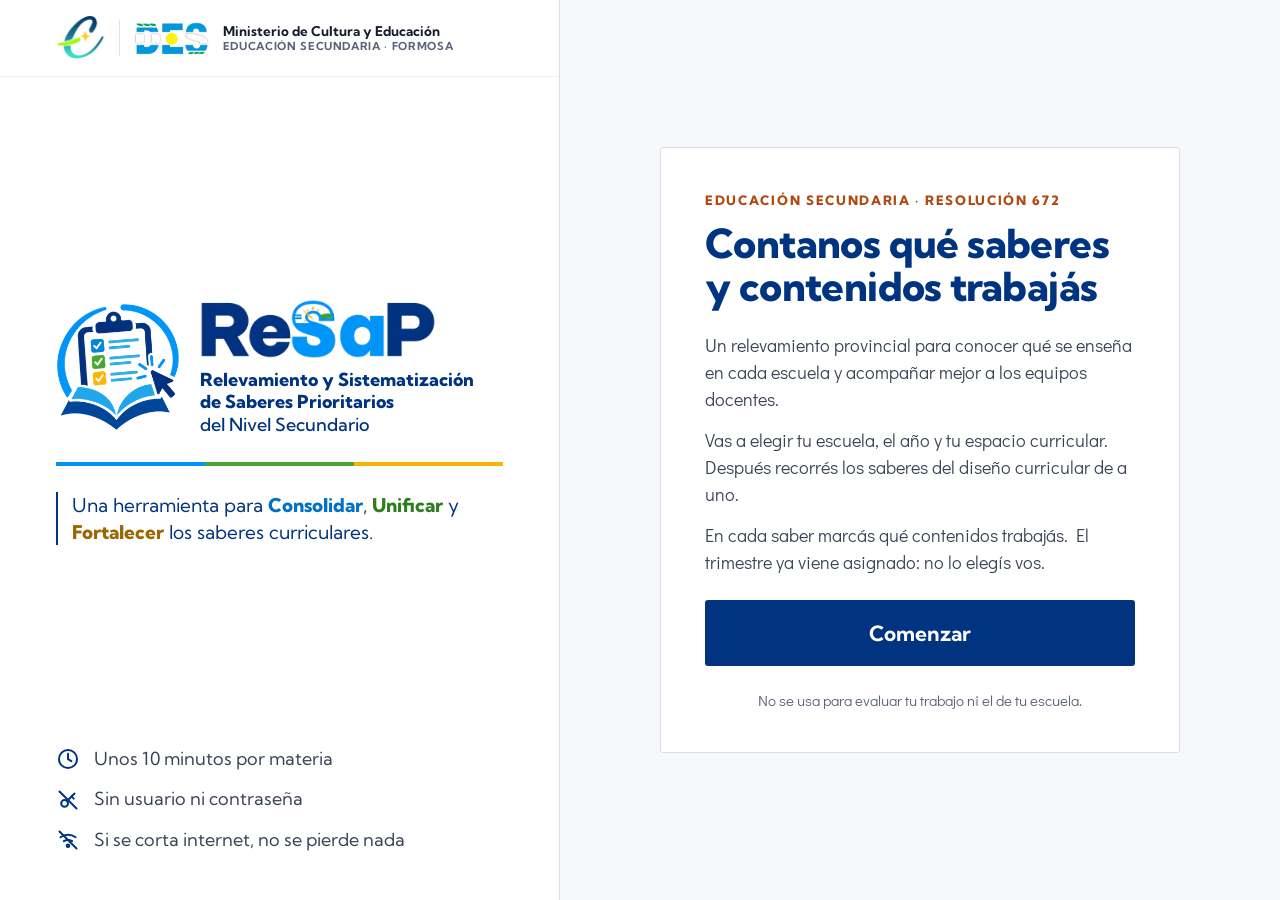
<file: index.html>
<!doctype html>
<html lang="es">
<head>
  <meta charset="utf-8">
  <meta name="viewport" content="width=device-width, initial-scale=1, viewport-fit=cover">
  <meta name="theme-color" content="#003380">
  <meta name="description" content="ReSaP · Relevamiento y Sistematización de Saberes Prioritarios del Nivel Secundario — Provincia de Formosa. Contanos qué saberes y contenidos trabajás en tu materia.">
  <title>ReSaP — Relevamiento y Sistematización de Saberes Prioritarios</title>
  <!-- Vista previa al compartir el link (WhatsApp, Facebook, Telegram). Las
       direcciones van completas: el que arma la vista previa no sabe de qué
       sitio viene. La imagen sale de assets/img/recortar_resap.py -->
  <meta property="og:type" content="website">
  <meta property="og:site_name" content="ReSaP · Ministerio de Cultura y Educación de Formosa">
  <meta property="og:locale" content="es_AR">
  <meta property="og:url" content="https://des-formosa.github.io/relevamiento-curricular/">
  <meta property="og:title" content="ReSaP — Contanos qué saberes y contenidos trabajás">
  <meta property="og:description" content="Relevamiento de saberes prioritarios del Nivel Secundario de Formosa. Son unos 10 minutos por materia, sin usuario ni contraseña.">
  <meta property="og:image" content="https://des-formosa.github.io/relevamiento-curricular/assets/img/resap-compartir.jpg">
  <meta property="og:image:type" content="image/jpeg">
  <meta property="og:image:width" content="1200">
  <meta property="og:image:height" content="630">
  <meta property="og:image:alt" content="ReSaP: Relevamiento y Sistematización de Saberes Prioritarios del Nivel Secundario. Ministerio de Cultura y Educación y Dirección de Educación Secundaria de Formosa.">
  <meta name="twitter:card" content="summary_large_image">
  <link rel="icon" type="image/png" href="assets/img/resap-icono.png">
  <link rel="apple-touch-icon" href="assets/img/resap-icono-180.png">
  <link rel="stylesheet" href="assets/estilos.css">
</head>
<body>
  <main id="app" aria-live="polite">
    <div class="cargando">Cargando el diseño curricular…</div>
  </main>

  <noscript>
    <div class="cargando">Para completar el relevamiento hay que tener JavaScript activado en el navegador.</div>
  </noscript>

  <script src="assets/normalizar.js"></script>
  <script src="assets/catalogo.js"></script>
  <script src="assets/supabase.js"></script>
  <script src="assets/formulario.js"></script>
</body>
</html>
</file>
<file: assets/estilos.css>
/* ============================================================================
   ReSaP · Relevamiento curricular — Formosa · Estilos compartidos
   Sistema visual tomado del canvas de diseño: tres tipografías, tres trabajos.
   Pensado para pantallas viejas y para usarse afuera, con sol.
   ============================================================================ */

/* ---------- Tipografías embebidas (se ven igual sin conexión) ---------- */

@font-face {
  font-family: 'Kumbh Sans';
  src: url(fuentes/kumbh-sans-latin.woff2) format('woff2');
  font-weight: 100 900;
  font-style: normal;
  font-display: swap;
  unicode-range: U+0000-00FF, U+0131, U+0152-0153, U+02BB-02BC, U+02C6, U+02DA, U+02DC, U+0304, U+0308, U+0329, U+2000-206F, U+20AC, U+2122, U+2191, U+2193, U+2212, U+2215, U+FEFF, U+FFFD;
}
@font-face {
  font-family: 'Kumbh Sans';
  src: url(fuentes/kumbh-sans-latin-ext.woff2) format('woff2');
  font-weight: 100 900;
  font-style: normal;
  font-display: swap;
  unicode-range: U+0100-02BA, U+02BD-02C5, U+02C7-02CC, U+02CE-02D7, U+02DD-02FF, U+0304, U+0308, U+0329, U+1D00-1DBF, U+1E00-1E9F, U+1EF2-1EFF, U+2020, U+20A0-20AB, U+20AD-20C0, U+2113, U+2C60-2C7F, U+A720-A7FF;
}
@font-face {
  font-family: 'Didact Gothic';
  src: url(fuentes/didact-gothic-latin.woff2) format('woff2');
  font-weight: 400;
  font-style: normal;
  font-display: swap;
  unicode-range: U+0000-00FF, U+0131, U+0152-0153, U+02BB-02BC, U+02C6, U+02DA, U+02DC, U+0304, U+0308, U+0329, U+2000-206F, U+20AC, U+2122, U+2191, U+2193, U+2212, U+2215, U+FEFF, U+FFFD;
}
@font-face {
  font-family: 'Didact Gothic';
  src: url(fuentes/didact-gothic-latin-ext.woff2) format('woff2');
  font-weight: 400;
  font-style: normal;
  font-display: swap;
  unicode-range: U+0100-02BA, U+02BD-02C5, U+02C7-02CC, U+02CE-02D7, U+02DD-02FF, U+0304, U+0308, U+0329, U+1D00-1DBF, U+1E00-1E9F, U+1EF2-1EFF, U+2020, U+20A0-20AB, U+20AD-20C0, U+2113, U+2C60-2C7F, U+A720-A7FF;
}
@font-face {
  font-family: 'Noto Serif Ahom';
  src: url(fuentes/noto-serif-ahom-latin.woff2) format('woff2');
  font-weight: 400;
  font-style: normal;
  font-display: swap;
  unicode-range: U+0000-00FF, U+0131, U+0152-0153, U+02BB-02BC, U+02C6, U+02DA, U+02DC, U+0304, U+0308, U+0329, U+2000-206F, U+20AC, U+2122, U+2191, U+2193, U+2212, U+2215, U+FEFF, U+FFFD;
}
@font-face {
  font-family: 'Noto Serif Ahom';
  src: url(fuentes/noto-serif-ahom-latin-ext.woff2) format('woff2');
  font-weight: 400;
  font-style: normal;
  font-display: swap;
  unicode-range: U+0100-02BA, U+02BD-02C5, U+02C7-02CC, U+02CE-02D7, U+02DD-02FF, U+0304, U+0308, U+0329, U+1D00-1DBF, U+1E00-1E9F, U+1EF2-1EFF, U+2020, U+20A0-20AB, U+20AD-20C0, U+2113, U+2C60-2C7F, U+A720-A7FF;
}

/* ---------- Tokens ---------- */

:root {
  /* Color. El principal es el azul marino del logo ReSaP */
  --azul: #003380;             /* barra superior, botón principal, selección */
  --azul-profundo: #00255E;    /* presionado y foco */
  --azul-suave: #E8EEF8;       /* fondos de contexto */
  --azul-suave-2: #E6EEF9;
  --azul-medio: #99B2DA;       /* tramo completado */
  --azul-texto: #0D2A57;
  /* Los otros tres colores del logo. Tal cual, solo en el filete tricolor;
     para texto, su versión oscura (los originales no llegan a 4,5:1 sobre blanco) */
  --marca-celeste: #0094F9;
  --marca-verde: #49A830;
  --marca-amarillo: #FEB501;
  --marca-celeste-texto: #0072C6;
  --marca-verde-texto: #2F7D1F;
  --marca-amarillo-texto: #9A6700;
  --ladrillo: #B14A12;         /* solo para lo que viene del diseño curricular */
  --ocre: #7A4E00;             /* lo que agrega el docente */
  --ocre-fondo: #FBEFD2;
  --ocre-borde: #DFC489;
  --ocre-ficha: #FFFDF5;
  --ocre-fila: #FDF6E6;
  --papel: #F6F8FB;            /* fondo de todas las pantallas */
  --blanco: #FFFFFF;           /* tarjetas */
  --tinta: #151C2B;            /* texto principal */
  --tinta-2: #3A4356;          /* texto de explicaciones */
  --gris: #5A6377;             /* ayuda, 5,7:1 sobre papel */
  --gris-2: #485166;
  --borde: #D8DEE8;
  --borde-suave: #E1E6EE;
  --borde-campo: #CDD4DF;
  --pista: #DFE4EC;            /* pista de la barra de progreso y separadores */
  --separador: #DEE3EB;
  --linea: #EDF0F5;
  --linea-2: #E9EDF3;
  --gris-claro: #EFF2F7;
  --gris-claro-2: #F0F3F8;
  --gris-claro-3: #F2F5F9;
  --gris-claro-4: #EDF1F6;
  --resaltado: #FFEDBF;
  --velo: rgba(12, 20, 38, 0.62);
  --cabecera-sub: #C4D5EE;

  /* Tipografía */
  --ui: 'Kumbh Sans', 'Segoe UI', system-ui, sans-serif;
  --texto: 'Didact Gothic', 'Segoe UI', system-ui, sans-serif;
  --serif: 'Noto Serif Ahom', Georgia, serif;

  /* Medidas */
  --radio: 3px;               /* casi recto: esto es un documento, no una app */
  --radio-campo: 3px;
  --toque: 44px;
  --lateral: 24px;
}

/* ---------- Base ---------- */

*, *::before, *::after { box-sizing: border-box; }

html { -webkit-text-size-adjust: 100%; }

body {
  margin: 0;
  min-height: 100vh;
  min-height: 100dvh;
  background: var(--papel);
  color: var(--tinta);
  font-family: var(--ui);
  font-size: 17px;
  line-height: 1.35;
  -webkit-font-smoothing: antialiased;
}

a { color: var(--azul); }
a:hover { color: var(--azul-profundo); }

button, input, select {
  font-family: inherit;
  color: inherit;
}

h1, h2, h3, p { margin: 0; }

strong { font-weight: 700; }

/* Foco visible con teclado, discreto con el dedo */
:focus-visible {
  outline: 3px solid var(--azul-profundo);
  outline-offset: 2px;
}
:focus:not(:focus-visible) { outline: none; }

.oculto-visual {
  position: absolute;
  width: 1px;
  height: 1px;
  overflow: hidden;
  clip: rect(0 0 0 0);
  white-space: nowrap;
}

/* ---------- Estructura de pantalla ---------- */

#app {
  min-height: 100vh;
  min-height: 100dvh;
  display: flex;
  flex-direction: column;
}

.pantalla {
  flex-grow: 1;
  display: flex;
  flex-direction: column;
  width: 100%;
  background: var(--papel);
}

.cuerpo {
  flex-grow: 1;
  display: flex;
  flex-direction: column;
  gap: 18px;
  padding: 8px var(--lateral) 26px;
  width: 100%;
}

.espaciador { flex-grow: 1; }

.columna { display: flex; flex-direction: column; }
.columna--8 { gap: 8px; }
.columna--10 { gap: 10px; }
.columna--12 { gap: 12px; }
.columna--14 { gap: 14px; }
.columna--16 { gap: 16px; }
.columna--18 { gap: 18px; }
.columna--20 { gap: 20px; }
.columna--22 { gap: 22px; }

/* ---------- Cabecera institucional ---------- */

.cabecera {
  display: flex;
  align-items: center;
  gap: 11px;
  height: 48px;
  padding: 0 18px;
  background: var(--blanco);
  border-bottom: 2px solid var(--azul);
  flex-shrink: 0;
}
.cabecera__marca { display: flex; align-items: center; gap: 11px; min-width: 0; flex: 1; }
/* En la cabecera compacta van solo los símbolos; el nombre escrito aparece en escritorio */
.cabecera__simbolo { height: 32px; width: auto; display: block; }
.cabecera__simbolo--des { height: 24px; }
.cabecera__nombre { display: none; }
.cabecera__separador { width: 1px; height: 24px; background: var(--separador); flex-shrink: 0; }
/* En el celular ReSaP va a la derecha, sin filete; en escritorio, a continuación de la Dirección */
.cabecera__separador--resap { margin-left: auto; background: transparent; }
.cabecera__contexto { display: none; }

/* Subcabecera: volver + paso */
.subcabecera {
  display: flex;
  align-items: center;
  justify-content: space-between;
  height: 58px;
  padding: 0 16px 0 12px;
  flex-shrink: 0;
}
.volver {
  display: inline-flex;
  align-items: center;
  gap: 6px;
  height: var(--toque);
  padding: 0 8px;
  border: none;
  border-radius: 3px;
  background: transparent;
  color: var(--azul);
  font-size: 17px;
  font-weight: 700;
  cursor: pointer;
}
.volver:active { color: var(--azul-profundo); }
.paso {
  font-size: 15px;
  font-weight: 600;
  color: var(--gris);
}

/* ---------- Tipografía ---------- */

.titulo {
  font-family: var(--ui);
  font-size: 30px;
  font-weight: 800;
  line-height: 1.12;
  letter-spacing: -0.015em;
  text-wrap: pretty;
}
.titulo--28 { font-size: 28px; line-height: 1.14; }
.titulo--29 { font-size: 29px; }
.titulo--grande { font-size: 41.5px; line-height: 1.05; letter-spacing: -0.01em; }
.titulo--grande-2 { font-size: 39.5px; line-height: 1.05; }

.subtitulo {
  font-family: var(--ui);
  font-size: 24.5px;
  font-weight: 800;
  line-height: 1.15;
  letter-spacing: -0.015em;
}

.bajada {
  font-family: var(--texto);
  font-size: 17px;
  line-height: 1.45;
  color: var(--tinta-2);
}
.bajada--16 { font-size: 16.5px; }

.ayuda {
  font-family: var(--texto);
  font-size: 15px;
  line-height: 1.45;
  color: var(--gris);
}
.ayuda--centrada { text-align: center; }
.ayuda--14 { font-size: 14.5px; line-height: 1.4; }

.etiqueta {
  font-family: var(--ui);
  font-size: 11.5px;
  font-weight: 800;
  letter-spacing: 0.12em;
  text-transform: uppercase;
  color: var(--gris);
}
.etiqueta--ladrillo { color: var(--ladrillo); }
.etiqueta--azul { color: var(--azul); letter-spacing: 0.09em; }
.etiqueta--tal-cual { text-transform: none; }
.etiqueta--12 { font-size: 12px; letter-spacing: 0.11em; }

.contexto {
  font-size: 15px;
  font-weight: 600;
  color: var(--gris);
}

.nota-guardado {
  display: flex;
  align-items: center;
  justify-content: center;
  gap: 7px;
  font-size: 14px;
  color: var(--gris);
  text-align: center;
}
.nota-guardado svg { flex-shrink: 0; }
.nota-guardado span { text-wrap: balance; }

/* ---------- Botones ---------- */

.boton {
  display: flex;
  align-items: center;
  justify-content: center;
  gap: 10px;
  width: 100%;
  border: none;
  border-radius: var(--radio);
  font-family: var(--ui);
  font-weight: 700;
  text-decoration: none;
  cursor: pointer;
  -webkit-tap-highlight-color: transparent;
  transition: background-color .12s, color .12s, border-color .12s;
}
.boton:disabled { cursor: progress; opacity: .75; }

.boton--primario {
  height: 68px;
  background: var(--azul);
  color: var(--blanco);
  font-size: 22px;
}
.boton--primario:hover { background: var(--azul-profundo); color: var(--blanco); }
.boton--primario:active { background: var(--azul-profundo); }
.boton--primario.boton--21 { font-size: 21px; }
.boton--primario.boton--66 { height: 66px; font-size: 20px; }

.boton--secundario {
  height: 62px;
  background: var(--blanco);
  border: 2px solid var(--azul);
  color: var(--azul);
  font-size: 19px;
}
.boton--secundario:hover { background: var(--azul-suave); color: var(--azul-profundo); }
.boton--secundario:active { background: var(--azul-suave); }

.boton--terciario {
  height: 62px;
  background: var(--blanco);
  border: 1.5px solid var(--borde-campo);
  color: var(--tinta-2);
  font-size: 19px;
}
.boton--terciario:hover { background: var(--gris-claro-4); }

.boton--enlace {
  height: 48px;
  background: transparent;
  color: var(--azul);
  font-size: 17px;
  text-decoration: underline;
  text-underline-offset: 4px;
}
.boton--enlace:hover { color: var(--azul-profundo); }

.enlace {
  display: inline-flex;
  align-items: center;
  height: var(--toque);
  padding: 0;
  border: none;
  background: transparent;
  color: var(--azul);
  font-family: var(--ui);
  font-size: 16px;
  font-weight: 700;
  text-decoration: underline;
  text-underline-offset: 4px;
  cursor: pointer;
  flex-shrink: 0;
}

/* Botón de opción con subtexto (confirmación) */
.boton-opcion {
  display: flex;
  align-items: center;
  gap: 14px;
  width: 100%;
  padding: 16px 18px;
  border-radius: var(--radio);
  border: none;
  text-align: left;
  cursor: pointer;
  font-family: var(--ui);
}
.boton-opcion__textos { display: flex; flex-direction: column; gap: 3px; flex-grow: 1; }
.boton-opcion__titulo { font-size: 20px; font-weight: 700; }
.boton-opcion__sub { font-size: 14.5px; }
.boton-opcion--primario { background: var(--azul); color: var(--blanco); }
.boton-opcion--primario .boton-opcion__sub { color: var(--cabecera-sub); }
.boton-opcion--primario:hover { background: var(--azul-profundo); }
.boton-opcion--secundario { background: var(--blanco); border: 2px solid var(--azul); color: var(--azul); }
.boton-opcion--secundario .boton-opcion__sub { color: var(--tinta-2); }
.boton-opcion--secundario:hover { background: var(--azul-suave); }
.boton-opcion svg { flex-shrink: 0; }

/* ---------- Campos ---------- */

.campo { display: flex; flex-direction: column; gap: 8px; }
.campo--10 { gap: 10px; }
.campo__etiqueta {
  font-size: 16px;
  font-weight: 700;
  color: var(--tinta-2);
}
.campo__etiqueta--grande {
  font-size: 20px;
  line-height: 1.25;
  color: var(--tinta);
}

.entrada {
  width: 100%;
  height: 64px;
  border: 2px solid var(--borde-campo);
  border-radius: var(--radio-campo);
  background: var(--blanco);
  padding: 0 16px;
  font-size: 20px;
  color: var(--tinta);
  -webkit-appearance: none;
  appearance: none;
}
.entrada:focus { border-color: var(--azul); outline: none; }
.entrada--select {
  padding-right: 48px;
  background-image: url("data:image/svg+xml,%3Csvg xmlns='http://www.w3.org/2000/svg' width='22' height='22' viewBox='0 0 24 24' fill='none' stroke='%230B4F4A' stroke-width='2.4' stroke-linecap='round' stroke-linejoin='round'%3E%3Cpath d='M6 9l6 6 6-6'/%3E%3C/svg%3E");
  background-repeat: no-repeat;
  background-position: right 14px center;
}

/* Campo con ícono adentro (buscador, contenido) */
.entrada-icono {
  display: flex;
  align-items: center;
  gap: 10px;
  height: 64px;
  border: 2px solid var(--borde-campo);
  border-radius: var(--radio-campo);
  background: var(--blanco);
  padding: 0 14px;
}
.entrada-icono--activa,
.entrada-icono:focus-within { border-color: var(--azul); }
.entrada-icono:focus-within svg { stroke: var(--azul); }
.entrada-icono--con-borrar { padding-right: 8px; }
.entrada-icono--60 { height: 60px; }
.entrada-icono > svg { flex-shrink: 0; }
.entrada-icono__input {
  flex-grow: 1;
  min-width: 0;
  border: none;
  outline: none;
  background: transparent;
  font-size: 20px;
  color: var(--tinta);
  padding: 0;
}
.entrada-icono__input::placeholder { color: var(--gris); opacity: 1; }
.entrada-icono__input--19 { font-size: 19px; }
.entrada-icono__input--18 { font-size: 18px; }
.entrada-icono__input--activa { font-weight: 600; }
.entrada-icono__input::-webkit-search-cancel-button { -webkit-appearance: none; display: none; }

.boton-icono {
  width: var(--toque);
  height: var(--toque);
  flex-shrink: 0;
  display: flex;
  align-items: center;
  justify-content: center;
  border: none;
  border-radius: 3px;
  background: transparent;
  cursor: pointer;
}
.boton-icono--relleno { background: var(--gris-claro-4); }
.boton-icono:hover { background: var(--gris-claro-4); }

.error-campo {
  font-family: var(--texto);
  font-size: 15px;
  line-height: 1.45;
  color: var(--ladrillo);
}

/* ---------- Tarjetas y opciones ---------- */

.tarjeta {
  background: var(--blanco);
  border: 1.5px solid var(--borde);
  border-radius: var(--radio);
  padding: 14px 16px;
}
.tarjeta--suave { border-color: var(--borde-suave); }
.tarjeta--16 { padding: 16px; border-radius: 3px; }

.opcion {
  display: flex;
  align-items: center;
  gap: 12px;
  width: 100%;
  padding: 15px 18px;
  background: var(--blanco);
  border: 1.5px solid var(--borde);
  border-radius: var(--radio);
  color: var(--tinta);
  text-align: left;
  text-decoration: none;
  cursor: pointer;
  font-family: var(--ui);
  -webkit-tap-highlight-color: transparent;
}
.opcion:hover { border-color: var(--azul); }
.opcion:active { background: var(--azul-suave); border-color: var(--azul); }
.opcion--seleccionada { border: 2px solid var(--azul); }
/* Espacio curricular que no se dicta en el año elegido: no es un botón apagado,
   es una tarjeta que explica por qué y ofrece cambiar el año. */
.opcion--no-disponible {
  display: flex;
  flex-direction: column;
  align-items: flex-start;
  gap: 4px;
  background: var(--gris-claro);
  border-style: dashed;
  border-color: var(--borde-campo);
  cursor: default;
}
.opcion--no-disponible:hover { border-color: var(--borde-campo); }
.opcion--no-disponible .opcion__titulo { font-size: 19px; font-weight: 700; color: var(--gris); }
.opcion--no-disponible .opcion__sub { font-size: 15px; color: var(--gris); line-height: 1.35; }
.opcion--no-disponible .enlace { margin-top: 2px; }
.opcion > svg { flex-shrink: 0; }
.opcion__textos { display: flex; flex-direction: column; gap: 5px; flex-grow: 1; min-width: 0; }
.opcion__titulo { font-size: 19px; font-weight: 700; line-height: 1.2; }
.opcion__titulo--20 { font-size: 20px; }
.opcion__sub { font-size: 14.5px; color: var(--gris); line-height: 1.35; }
.opcion__sub--15 { font-size: 15px; line-height: 1.3; }
.opcion--alta { height: 76px; padding: 0 20px; font-size: 20px; font-weight: 700; }
.opcion--escuela { padding: 16px; }
.opcion--escuela .opcion__titulo { line-height: 1.25; }

.opcion-anio {
  display: flex;
  align-items: center;
  gap: 16px;
  width: 100%;
  height: 100px;
  padding: 0 22px;
  background: var(--blanco);
  border: 1.5px solid var(--borde);
  border-radius: 3px;
  color: var(--tinta);
  cursor: pointer;
  font-family: var(--ui);
  text-align: left;
}
.opcion-anio:hover { border-color: var(--azul); }
.opcion-anio:active { background: var(--azul-suave); }
.opcion-anio__numero {
  font-size: 39.5px;
  font-weight: 800;
  color: var(--azul);
  line-height: 1;
  letter-spacing: -0.015em;
}
.opcion-anio__texto { font-size: 22px; font-weight: 600; }
.opcion-anio > svg { margin-left: auto; flex-shrink: 0; }

.grilla-2 {
  display: grid;
  grid-template-columns: repeat(2, minmax(0, 1fr));
  gap: 10px;
}

.chip-boton {
  display: flex;
  align-items: center;
  justify-content: center;
  height: 56px;
  padding: 0 8px;
  background: var(--blanco);
  border: 1.5px solid var(--borde);
  border-radius: var(--radio-campo);
  font-family: var(--ui);
  font-size: 17px;
  font-weight: 600;
  color: var(--tinta);
  text-align: center;
  line-height: 1.2;
  cursor: pointer;
}
.chip-boton:hover { border-color: var(--azul); }
.chip-boton:active { background: var(--azul-suave); }
.chip-boton--seleccionado { border: 2px solid var(--azul); }
.chip-boton--60 { height: 60px; background: var(--gris-claro-2); }

/* Grupo (Educación Artística) */
.grupo-espacios {
  background: var(--blanco);
  border: 1.5px solid var(--borde);
  border-radius: var(--radio);
  padding: 16px;
}
.grupo-espacios__titulo { font-size: 20px; font-weight: 700; line-height: 1.2; }
.grupo-espacios__sub { font-size: 14.5px; color: var(--gris); margin-top: 4px; margin-bottom: 14px; }

/* Aviso en caja */
.aviso {
  font-family: var(--texto);
  padding: 14px 16px;
  background: var(--gris-claro);
  border-radius: var(--radio-campo);
  font-size: 15px;
  line-height: 1.45;
  color: var(--tinta-2);
}
.aviso--error {
  background: var(--ocre-fondo);
  border: 1.5px solid var(--ocre-borde);
  color: var(--ocre);
}

/* Contexto de escuela (banda azul clara con ícono) */
.banda-contexto {
  display: flex;
  align-items: center;
  gap: 10px;
  padding: 12px 14px;
  background: var(--azul-suave);
  border-radius: var(--radio-campo);
  font-size: 15px;
  font-weight: 600;
  line-height: 1.3;
  color: var(--azul-texto);
}
.banda-contexto svg { flex-shrink: 0; }

/* ---------- Bienvenida ---------- */

/* Barra de marca: ocupa todo el ancho arriba de la presentación. Símbolo + nombre
   escrito, que se lee a cualquier tamaño (los logos oficiales traen el nombre
   incrustado y a esta escala no se distingue). El panel mide 560 px, así que
   los dos símbolos comparten un solo bloque de texto. */
.marca-barra {
  display: flex;
  align-items: center;
  gap: 10px;
  background: var(--blanco);
  padding: 10px 24px;
}
.marca-barra__simbolo { height: 34px; width: auto; display: block; flex-shrink: 0; }
.marca-barra__simbolo--des { height: 26px; }
.marca-barra__separador { width: 1px; height: 28px; background: var(--separador); flex-shrink: 0; }
.marca-barra__nombre {
  display: flex;
  flex-direction: column;
  gap: 1px;
  line-height: 1.2;
  min-width: 0;
}
.marca-barra__nombre span {
  overflow: hidden;
  text-overflow: ellipsis;
  white-space: nowrap;
}
.marca-barra__nombre span:first-child {
  font-size: 11px;
  font-weight: 700;
  color: var(--tinta);
}
.marca-barra__nombre span + span {
  font-size: 9.5px;
  font-weight: 700;
  letter-spacing: 0.06em;
  text-transform: uppercase;
  color: var(--gris);
}


/* ---------- Marca ReSaP ---------- */

/* El logo del programa, armado como en la placa oficial: el símbolo a la
   izquierda y, a su lado, la palabra ReSaP con el nombre completo abajo. El
   nombre va escrito, no en la imagen: se lee a cualquier tamaño y lo encuentra
   un lector de pantalla. Los recortes son transparentes pero el logo está
   pensado para fondo claro: sobre el azul de los botones, su azul no se ve. */
.resap { display: flex; align-items: center; gap: 14px; }
.resap__simbolo { height: 72px; width: auto; display: block; flex-shrink: 0; }
.resap__textos { display: flex; flex-direction: column; gap: 6px; min-width: 0; }
.resap__palabra { height: 36px; width: auto; display: block; align-self: flex-start; }
.resap__nombre { margin: 0; font-size: 13.5px; font-weight: 800; line-height: 1.25; letter-spacing: 0; color: var(--azul); text-wrap: pretty; }
.resap__nombre span { display: block; font-weight: 500; }
.resap--grande { gap: 22px; }
.resap--grande .resap__simbolo { height: 128px; }
.resap--grande .resap__textos { gap: 10px; }
.resap--grande .resap__palabra { height: 60px; }
.resap--grande .resap__nombre { font-size: 19px; }

/* El filete tricolor del logo: la única vez que van los tres colores juntos */
.filete-marca { display: flex; height: 4px; -webkit-print-color-adjust: exact; print-color-adjust: exact; }
.filete-marca span { flex: 1; }
.filete-marca span:nth-child(1) { background: var(--marca-celeste); }
.filete-marca span:nth-child(2) { background: var(--marca-verde); }
.filete-marca span:nth-child(3) { background: var(--marca-amarillo); }

.eslogan {
  margin: 0;
  padding-left: 14px;
  border-left: 2px solid var(--azul);
  font-size: 16px;
  line-height: 1.4;
  color: var(--azul);
  text-wrap: pretty;
}
.eslogan strong { font-weight: 800; }
.eslogan__celeste { color: var(--marca-celeste-texto); }
.eslogan__verde { color: var(--marca-verde-texto); }
.eslogan__amarillo { color: var(--marca-amarillo-texto); }

/* En la cabecera: el símbolo y la palabra, sin el nombre */
.resap-chico { display: flex; align-items: center; gap: 8px; flex-shrink: 0; }
.resap-chico__simbolo { height: 30px; width: auto; display: block; }
.resap-chico__palabra { height: 18px; width: auto; display: block; }

/* La presentación va en blanco, como el logo, y la separa del resto un filete */
.bienvenida__hero {
  background: var(--blanco);
  color: var(--tinta);
  border-bottom: 1px solid var(--borde);
  padding: 0 0 28px;
  display: flex;
  flex-direction: column;
  gap: 20px;
  flex-shrink: 0;
}
.bienvenida__hero > *:not(.marca-barra) { padding-left: 24px; padding-right: 24px; }
.bienvenida__hero > .marca-barra { border-bottom: 1px solid var(--linea); }
.bienvenida__hero > .marca-barra + * { margin-top: 4px; }
.bienvenida__marca { display: flex; flex-direction: column; gap: 16px; }
.bienvenida__etiqueta { color: var(--ladrillo); letter-spacing: 0.12em; }
.bienvenida__titulo {
  font-size: 30px;
  font-weight: 800;
  line-height: 1.1;
  letter-spacing: -0.015em;
  color: var(--azul);
  text-wrap: pretty;
}
.bienvenida__bajada { color: var(--tinta-2); }
/* Teléfono bajo (360 × 640 y parecidos): «Comenzar» tiene que verse sin
   bajar, así que el eslogan y la etiqueta se quedan afuera */
@media (max-width: 1023px) and (max-height: 740px) {
  .bienvenida__hero { gap: 14px; padding-bottom: 18px; }
  .bienvenida__hero > .marca-barra + * { margin-top: 0; }
  .bienvenida__marca { gap: 12px; }
  .bienvenida__marca .eslogan, .bienvenida__hero .bienvenida__etiqueta { display: none; }
  .bienvenida__marca .resap { gap: 12px; }
  .bienvenida__marca .resap__simbolo { height: 54px; }
  .bienvenida__marca .resap__palabra { height: 26px; }
  .bienvenida__marca .resap__textos { gap: 4px; }
  .bienvenida__marca .resap__nombre { font-size: 12px; }
  .bienvenida__hero .columna { gap: 8px; }
  .bienvenida__titulo { font-size: 26px; }
  .bienvenida__bajada { font-size: 15.5px; line-height: 1.4; }
  .bienvenida__cuerpo { padding-top: 16px; padding-bottom: 16px; gap: 14px; }
  .bienvenida__items { gap: 10px; }
}
.bienvenida__cuerpo { padding: 26px 24px; gap: 24px; }
.bienvenida__items { display: flex; flex-direction: column; gap: 16px; }
.bienvenida__item { display: flex; align-items: center; gap: 14px; font-size: 17px; line-height: 1.35; }
.bienvenida__icono {
  width: 46px;
  height: 46px;
  border-radius: 50%;
  background: #E3EAF6;
  display: flex;
  align-items: center;
  justify-content: center;
  flex-shrink: 0;
}
.bienvenida__panel { display: none; }

/* ---------- Escuela ---------- */

.contador-resultados { font-size: 15px; color: var(--gris); }
.resultados { display: flex; flex-direction: column; gap: 10px; }
.resultados__departamento { margin-top: 6px; }
.resultados__departamento:first-child { margin-top: 0; }
mark.coincidencia {
  background: var(--resaltado);
  color: var(--tinta);
  border-radius: 3px;
  padding: 0 2px;
}

/* ---------- Progreso ---------- */

.progreso { display: flex; flex-direction: column; gap: 7px; }
.progreso__fila {
  display: flex;
  align-items: baseline;
  justify-content: space-between;
  gap: 10px;
}
.progreso__actual { font-size: 17px; font-weight: 700; }
.progreso__faltan { font-size: 13.5px; color: var(--gris); }
.progreso__pista { height: 8px; background: var(--pista); overflow: hidden; }
.progreso__barra { height: 8px; background: var(--azul); transition: width .25s ease; }

/* Tres tramos (pantallas de trimestre) */
.tramos { display: flex; gap: 8px; }
.tramos__tramo { flex: 1 1 0; display: flex; flex-direction: column; gap: 7px; }
.tramos__barra { height: 6px; background: var(--pista); }
.tramos__nombre { display: flex; align-items: center; gap: 4px; font-size: 12px; font-weight: 600; color: var(--gris); }
.tramos__tramo--actual .tramos__barra { background: var(--azul); }
.tramos__tramo--actual .tramos__nombre { font-weight: 800; color: var(--azul); }
.tramos__tramo--listo .tramos__barra { background: var(--azul-medio); }
.tramos__tramo--listo .tramos__nombre { color: var(--azul); }

.tramo__centro {
  flex-grow: 1;
  display: flex;
  flex-direction: column;
  justify-content: center;
  gap: 18px;
}
.tramo__cantidad { display: flex; align-items: baseline; gap: 10px; }
.tramo__numero {
  font-size: 37.5px;
  font-weight: 800;
  color: var(--azul);
  line-height: 1;
  letter-spacing: -0.015em;
}
.tramo__numero--35 { font-size: 35.5px; }
.tramo__texto { font-size: 21px; font-weight: 600; }

.tramo-listo {
  display: flex;
  align-items: center;
  gap: 14px;
  padding: 16px;
  background: var(--azul-suave-2);
  border-radius: var(--radio);
}
.tramo-listo__icono {
  width: 46px;
  height: 46px;
  border-radius: 50%;
  background: var(--azul);
  display: flex;
  align-items: center;
  justify-content: center;
  flex-shrink: 0;
}
.tramo-listo__titulo { font-size: 18px; font-weight: 700; line-height: 1.25; }
.tramo-listo__sub { font-size: 15px; color: var(--tinta-2); margin-top: 3px; }

/* ---------- Saber ---------- */

/* El saber es una cita textual de la Resolución 672, no una tarjeta más: se
   marca con un filete al margen, como una cita en bloque. El ladrillo es el
   color reservado para lo que viene del diseño curricular. */
.saber {
  background: var(--blanco);
  border: 1px solid var(--borde-suave);
  border-left: 4px solid var(--ladrillo);
  padding: 18px 18px 18px 16px;
}
.saber--compacto { padding: 16px 16px 16px 14px; }
.saber__eje {
  font-size: 11.5px;
  font-weight: 800;
  letter-spacing: 0.1em;
  text-transform: uppercase;
  color: var(--ladrillo);
  line-height: 1.45;
  margin-bottom: 10px;
}
.saber--compacto .saber__eje { margin-bottom: 8px; }
.saber__texto {
  font-family: var(--serif);
  font-size: 20.5px;
  font-weight: 400;
  line-height: 1.38;
  text-wrap: pretty;
}
.saber--compacto .saber__texto { font-size: 18.5px; line-height: 1.36; }

.caja-ayuda {
  font-family: var(--texto);
  border: 1.5px dashed var(--borde-campo);
  border-radius: var(--radio-campo);
  background: var(--gris-claro-3);
  padding: 18px;
  font-size: 16px;
  line-height: 1.5;
  color: var(--tinta-2);
}

.conteo-contenidos { font-size: 16px; font-weight: 700; }

/* Autocompletado */
.campo-contenido { position: relative; }
.sugerencias {
  border: 1.5px solid var(--borde-campo);
  border-radius: var(--radio-campo);
  background: var(--blanco);
  overflow: hidden;
  box-shadow: 0 2px 0 rgba(15, 25, 45, 0.06);
}
.sugerencias__titulo {
  padding: 10px 14px;
  background: var(--gris-claro-2);
  font-size: 11px;
  font-weight: 800;
  letter-spacing: 0.11em;
  text-transform: uppercase;
  color: var(--gris-2);
}
.sugerencia {
  display: flex;
  align-items: flex-start;
  gap: 12px;
  width: 100%;
  text-align: left;
  padding: 15px 14px;
  border: none;
  border-bottom: 1px solid var(--linea-2);
  background: var(--blanco);
  font-family: var(--ui);
  cursor: pointer;
}
.sugerencia:hover, .sugerencia--activa { background: var(--gris-claro-3); }
.sugerencia > svg { flex-shrink: 0; margin-top: 2px; }
.sugerencia__texto { font-size: 16.5px; line-height: 1.38; color: var(--tinta); }
.sugerencia__texto strong { font-weight: 800; }
.sugerencia--libre { background: var(--ocre-fila); border-bottom: none; }
.sugerencia--libre:hover, .sugerencia--libre.sugerencia--activa { background: var(--ocre-fondo); }
.sugerencia__libre { display: flex; flex-direction: column; gap: 3px; }
.sugerencia__libre-titulo { font-size: 16.5px; font-weight: 800; color: var(--ocre); }
.sugerencia__libre-texto { font-size: 16px; line-height: 1.35; color: var(--tinta-2); }

/* ---------- Casillas: la lista del trimestre y las sugerencias ----------

   Dos atajos que pidieron los docentes. En la lista del trimestre se
   destildan de una vez los saberes que no se trabajan; en cada saber, las
   sugerencias se tocan en vez de escribirse. Filas altas (56 px como mínimo),
   casilla cuadrada y el texto completo: se usa con el pulgar y al sol. */
.lista-casillas { display: flex; flex-direction: column; gap: 8px; }
.lista-casillas__cabecera {
  display: flex;
  align-items: baseline;
  justify-content: space-between;
  gap: 12px;
  font-size: 13px;
  font-weight: 800;
  letter-spacing: 0.08em;
  text-transform: uppercase;
  color: var(--gris);
  padding: 0 2px 2px;
}
.lista-casillas__cabecera .enlace { font-size: 15px; letter-spacing: 0; text-transform: none; }
.lista-casillas__ayuda { font-weight: 600; letter-spacing: 0; text-transform: none; font-size: 14.5px; }
.lista-casillas__cabecera--apilada { flex-direction: column; align-items: flex-start; gap: 3px; }
.lista-casillas__cabecera--apilada .lista-casillas__ayuda { font-family: var(--texto); font-size: 15px; color: var(--tinta-2); }
/* El eje, una sola vez arriba de sus saberes. El primero va pegado a la cabecera */
.lista-casillas__eje {
  font-size: 11.5px;
  font-weight: 800;
  letter-spacing: 0.08em;
  text-transform: uppercase;
  color: var(--ladrillo);
  line-height: 1.35;
  padding: 14px 2px 2px;
}
.lista-casillas__cabecera + .lista-casillas__eje { padding-top: 4px; }
.casilla__eje {
  display: block;
  font-size: 11px;
  font-weight: 800;
  letter-spacing: 0.07em;
  text-transform: uppercase;
  color: var(--ladrillo);
  line-height: 1.35;
}

.casilla {
  display: flex;
  align-items: flex-start;
  gap: 14px;
  width: 100%;
  min-height: 56px;
  padding: 14px 14px 14px 12px;
  background: var(--blanco);
  border: 1.5px solid var(--borde-suave);
  border-radius: var(--radio);
  font-family: var(--ui);
  color: var(--tinta);
  text-align: left;
  cursor: pointer;
}
.casilla:active { background: var(--gris-claro-3); }
.casilla--si { border-color: var(--azul); background: var(--azul-suave); }
.casilla--si:active { background: var(--azul-suave-2); }
.casilla--no { background: var(--gris-claro-3); border-style: dashed; }
.casilla__caja {
  flex-shrink: 0;
  width: 26px;
  height: 26px;
  margin-top: 1px;
  display: flex;
  align-items: center;
  justify-content: center;
  border: 2px solid var(--borde-campo);
  border-radius: 2px;
  background: var(--blanco);
}
.casilla--si .casilla__caja { background: var(--azul); border-color: var(--azul); }
.casilla__cuerpo { display: flex; flex-direction: column; gap: 5px; min-width: 0; }
.casilla__eje {
  font-size: 11px;
  font-weight: 800;
  letter-spacing: 0.08em;
  text-transform: uppercase;
  color: var(--ladrillo);
  line-height: 1.3;
}
.casilla__texto { font-size: 17px; line-height: 1.35; }
/* El enunciado del saber va en la letra de la Resolución, como en su pantalla */
.casilla__texto--saber { font-family: var(--serif); font-size: 17.5px; line-height: 1.38; }
.casilla--no .casilla__texto { color: var(--gris); }
.casilla__no { font-size: 13.5px; font-weight: 700; color: var(--gris); }
.casilla__aviso { font-size: 14px; font-weight: 700; color: var(--ocre); }

.campo__etiqueta--otro { font-size: 16.5px; color: var(--tinta); }
.conteo-contenidos--total { color: var(--azul); }
.tramo__acciones { padding-top: 6px; }

/* Fichas de contenido */
.fichas { display: flex; flex-direction: column; gap: 12px; }
.ficha {
  display: flex;
  align-items: center;
  gap: 8px;
  background: var(--blanco);
  border: 1.5px solid var(--borde-suave);
  border-radius: var(--radio);
  padding: 14px 8px 14px 16px;
}
.ficha__texto { flex-grow: 1; font-size: 17px; line-height: 1.35; }
.ficha--libre {
  background: var(--ocre-ficha);
  border: 1.5px dashed var(--ocre-borde);
  padding: 12px 8px 14px 16px;
  align-items: flex-start;
}
.ficha__cuerpo { flex-grow: 1; }
.chip-libre {
  display: inline-flex;
  align-items: center;
  height: 22px;
  padding: 0 8px;
  border-radius: 2px;
  background: var(--ocre-fondo);
  font-size: 10.5px;
  font-weight: 800;
  letter-spacing: 0.08em;
  text-transform: uppercase;
  color: var(--ocre);
  margin-bottom: 6px;
}

/* Hoja inferior (No trabajo este saber) */
.velo {
  position: fixed;
  inset: 0;
  background: var(--velo);
  z-index: 20;
}
/* Nunca más alta que la pantalla: con zoom grande o el teléfono acostado, el
   texto se desplaza y los dos botones quedan pegados abajo, a la vista */
.hoja {
  --relleno-abajo: calc(28px + env(safe-area-inset-bottom, 0px));
  position: fixed;
  left: 0;
  right: 0;
  bottom: 0;
  z-index: 21;
  max-height: 100vh;
  max-height: 100dvh;
  overflow-y: auto;
  overscroll-behavior: contain;
  background: var(--blanco);
  border-top: 3px solid var(--azul);
  padding: 26px 24px 0;
  display: flex;
  flex-direction: column;
  gap: 16px;
  max-width: 560px;
  margin: 0 auto;
}
.hoja__asa { width: 48px; height: 5px; border-radius: 3px; background: var(--borde); align-self: center; }
.hoja__titulo { font-size: 25.5px; font-weight: 800; line-height: 1.15; letter-spacing: -0.015em; }
.hoja__botones {
  display: flex; flex-direction: column; gap: 12px;
  position: sticky; bottom: 0; background: var(--blanco);
  margin-top: -10px; padding: 12px 0 var(--relleno-abajo);
}

/* ---------- Resumen ---------- */

.resumen-trimestre { display: flex; flex-direction: column; gap: 10px; }
.resumen-trimestre__cabecera {
  display: flex;
  align-items: baseline;
  justify-content: space-between;
  gap: 10px;
  background: var(--azul-suave-2);
  border-radius: 3px;
  padding: 9px 12px;
}
.resumen-trimestre__nombre {
  font-size: 12.5px;
  font-weight: 800;
  letter-spacing: 0.08em;
  color: var(--azul);
}
.resumen-trimestre__conteo { font-size: 13px; color: var(--tinta-2); font-variant-numeric: tabular-nums; }
.resumen-trimestre__nota { font-size: 14.5px; color: var(--gris); padding-left: 2px; }

.resumen-saber {
  background: var(--blanco);
  border: 1.5px solid var(--borde-suave);
  border-radius: var(--radio);
  padding: 14px 16px;
}
.resumen-saber__fila {
  display: flex;
  align-items: center;
  justify-content: space-between;
  gap: 10px;
}
.resumen-saber__rotulo {
  font-size: 13.5px;
  font-weight: 700;
  color: var(--gris);
  text-transform: uppercase;
  letter-spacing: 0.02em;
}
.resumen-saber__texto {
  font-family: var(--serif);
  font-size: 17px;
  line-height: 1.35;
  margin-bottom: 4px;
}
.resumen-saber__texto--solo { margin-bottom: 10px; }
.resumen-saber__contenido {
  font-size: 16px;
  line-height: 1.35;
  padding: 9px 0;
  border-top: 1px solid var(--linea);
}
.resumen-saber__contenido:last-child { padding-bottom: 0; }
.resumen-saber__libre {
  font-size: 13px;
  font-weight: 700;
  color: var(--ocre);
  margin-top: 3px;
}
.chip-no-trabajado {
  display: inline-flex;
  align-items: center;
  height: 28px;
  padding: 0 10px;
  border-radius: 2px;
  background: var(--gris-claro-4);
  border: 1px solid var(--borde);
  font-size: 13.5px;
  font-weight: 700;
  color: var(--gris-2);
}

.resumen-escuela {
  display: flex;
  align-items: center;
  gap: 12px;
}
.resumen-escuela__textos { display: flex; flex-direction: column; gap: 4px; flex-grow: 1; min-width: 0; }
.resumen-escuela__nombre { font-size: 16.5px; font-weight: 700; line-height: 1.3; }
.resumen-escuela__sub { font-size: 15px; color: var(--gris); }

.resumen__acciones { display: none; }

/* ---------- Confirmación ---------- */

.confirmacion__cabeza {
  display: flex;
  flex-direction: column;
  align-items: center;
  gap: 16px;
  text-align: center;
}
.confirmacion__icono {
  width: 76px;
  height: 76px;
  border-radius: 50%;
  background: var(--azul);
  display: flex;
  align-items: center;
  justify-content: center;
}
.confirmacion__materia { font-size: 17px; font-weight: 700; line-height: 1.3; }
.confirmacion__escuela { font-size: 15px; color: var(--gris); line-height: 1.35; }
.linea-separadora { height: 1px; background: var(--pista); }

.banda-prueba {
  font-family: var(--texto);
  text-align: center;
  padding: 10px 14px;
  background: var(--ocre-fondo);
  border: 1.5px dashed var(--ocre-borde);
  border-radius: 3px;
  font-size: 14px;
  color: var(--ocre);
}

/* Pantalla de carga: en móvil una sola columna; en escritorio, lateral + columna */
.carga { flex-grow: 1; display: flex; flex-direction: column; }
.carga__principal { flex-grow: 1; display: flex; flex-direction: column; min-width: 0; }

/* Lo que solo existe en una de las dos versiones del diseño.
   Va al final para ganarle a las reglas de cada componente. */
.solo-escritorio { display: none; }

/* ---------- Escritorio ---------- */

.lateral { display: none; }

@media (min-width: 1024px) {
  body { font-size: 17px; }

  .solo-movil { display: none !important; }
  span.solo-escritorio { display: inline; }
  div.solo-escritorio { display: block; }
  .bienvenida__items.solo-escritorio, .bienvenida__panel.solo-escritorio, .boton.solo-escritorio { display: flex; }

  /* Cabecera grande */
  .cabecera {
    height: 88px;
    padding: 0 28px;
    gap: 18px;
    border-bottom-width: 3px;
    justify-content: space-between;
  }
  .cabecera__marca { display: flex; align-items: center; gap: 14px; flex: 0 1 auto; }
  .cabecera__separador--resap { margin-left: 0; background: var(--separador); }
  .cabecera .resap-chico__simbolo { height: 44px; }
  .cabecera .resap-chico__palabra { height: 26px; }
  .cabecera__simbolo { height: 46px; }
  .cabecera__simbolo--des { height: 34px; }
  .cabecera__nombre {
    display: flex;
    flex-direction: column;
    gap: 2px;
    margin-right: 6px;
    line-height: 1.15;
    white-space: nowrap;
  }
  .cabecera__nombre span:first-child { font-size: 13.5px; font-weight: 700; color: var(--tinta); }
  .cabecera__nombre span + span { font-size: 11px; font-weight: 700; letter-spacing: 0.08em; text-transform: uppercase; color: var(--gris); }
  .cabecera__separador { height: 40px; }
  .cabecera__contexto {
    display: block;
    font-size: 15.5px;
    font-weight: 600;
    color: #535D71;
    white-space: nowrap;
    overflow: hidden;
    text-overflow: ellipsis;
  }

  /* Columna centrada para las pantallas cortas */
  .pantalla--centrada .subcabecera,
  .pantalla--centrada .cuerpo,
  .pantalla--tramo .subcabecera,
  .pantalla--tramo .cuerpo {
    width: 100%;
    max-width: 560px;
    margin: 0 auto;
  }
  .pantalla--tramo .cuerpo { max-width: 640px; }
  .pantalla--tramo .subcabecera { max-width: 640px; }
  .pantalla--centrada .subcabecera,
  .pantalla--tramo .subcabecera { margin-top: 18px; }
  .pantalla--centrada .cuerpo,
  .pantalla--tramo .cuerpo { flex-grow: 0; padding-bottom: 60px; }

  /* Bienvenida a dos columnas */
  .pantalla--bienvenida { flex-direction: row; }
  .bienvenida__hero {
    width: 560px;
    flex-shrink: 0;
    padding: 0 0 48px;
    gap: 32px;
    min-height: 100vh;
    min-height: 100dvh;
    border-bottom: none;
    border-right: 1px solid var(--borde);
  }
  .bienvenida__hero > *:not(.marca-barra) { padding-left: 56px; padding-right: 56px; }
  .bienvenida__hero > .marca-barra + * { margin-top: 20px; }
  .marca-barra { padding: 16px 56px; gap: 14px; }
  .marca-barra__simbolo { height: 44px; }
  .marca-barra__simbolo--des { height: 33px; }
  .marca-barra__separador { height: 36px; }
  .marca-barra__nombre span:first-child { font-size: 13.5px; }
  .marca-barra__nombre span + span { font-size: 11px; }
  .bienvenida__marca { gap: 26px; }
  .bienvenida__marca .resap { gap: 20px; }
  .bienvenida__marca .resap__simbolo { height: 128px; }
  .bienvenida__marca .resap__palabra { height: 60px; }
  .bienvenida__marca .resap__textos { gap: 10px; }
  .bienvenida__marca .resap__nombre { font-size: 18px; }
  .bienvenida__marca .eslogan { font-size: 19px; }
  .bienvenida__etiqueta { font-size: 13px; letter-spacing: 0.13em; }
  .bienvenida__titulo { font-size: 40px; line-height: 1.08; }
  .bienvenida__bajada { font-size: 18px; line-height: 1.5; }
  .bienvenida__hero .espaciador { flex-grow: 1; }
  .bienvenida__hero .bienvenida__item { font-size: 18px; color: var(--tinta-2); }
  .bienvenida__hero .bienvenida__item svg { flex-shrink: 0; }
  .bienvenida__cuerpo {
    flex-grow: 1;
    align-items: center;
    justify-content: center;
    padding: 56px;
  }
  .bienvenida__panel {
    display: flex;
    flex-direction: column;
    gap: 24px;
    width: 100%;
    max-width: 520px;
    background: var(--blanco);
    border: 1.5px solid var(--borde);
    border-radius: 3px;
    padding: 44px 44px 40px;
  }
  .bienvenida__panel .bajada { font-size: 18px; line-height: 1.5; }
  .bienvenida__panel .boton--primario { height: 66px; font-size: 21px; }
  /* Pantallas de 1024 a 1279 (notebooks chicas, tablets acostadas): la tarjeta
     queda angosta y el título larga a cuatro renglones, que empujan «Comenzar»
     debajo del pliegue. Menos margen alrededor, la misma letra. */
  @media (max-width: 1279px) {
    .bienvenida__cuerpo { padding: 32px 28px; }
    .bienvenida__panel { padding: 32px 30px 30px; gap: 20px; }
  }

  /* Carga con barra lateral (el fondo blanco del lateral cubre toda la altura) */
  .carga {
    flex-direction: row;
    align-items: stretch;
    background: linear-gradient(to right, var(--blanco) 0, var(--blanco) 350px, var(--pista) 350px, var(--pista) 351.5px, transparent 351.5px);
  }
  /* «Volver» también en escritorio: el paso ya lo dice el lateral */
  .pantalla--carga .subcabecera { width: calc(100% - 96px); max-width: 760px; height: 48px; margin: 14px auto 0; padding: 0; }
  .pantalla--carga .subcabecera .volver { margin-left: -8px; }
  .pantalla--carga .subcabecera .paso { display: none; }
  .lateral {
    display: flex;
    flex-direction: column;
    gap: 18px;
    width: 350px;
    flex-shrink: 0;
    background: var(--blanco);
    border-right: 1.5px solid var(--pista);
    padding: 24px 22px;
    position: sticky;
    top: 0;
    align-self: flex-start;
    max-height: 100vh;
    overflow-y: auto;
  }
  .carga__principal { min-height: calc(100vh - 88px); }
  /* En el lateral el enunciado se recorta: el completo está en la columna principal */
  .lateral__saber-titulo {
    display: -webkit-box;
    -webkit-line-clamp: 2;
    -webkit-box-orient: vertical;
    overflow: hidden;
  }
  .lateral__saber--actual .lateral__saber-titulo { -webkit-line-clamp: 3; }
  /* Con contenidos cargados, en escritorio la pregunta sigue visible */
  .pantalla--carga .campo__etiqueta.oculto-visual {
    position: static;
    width: auto;
    height: auto;
    overflow: visible;
    clip: auto;
    white-space: normal;
  }
  .lateral .etiqueta--azul { font-size: 11px; }
  .lateral__lista { display: flex; flex-direction: column; gap: 8px; }
  .lateral__saber {
    display: flex;
    align-items: flex-start;
    gap: 10px;
    padding: 11px 14px;
    border-radius: 3px;
    background: var(--gris-claro-3);
    font-size: 15px;
    line-height: 1.3;
    color: var(--tinta);
    text-align: left;
    border: none;
    font-family: var(--ui);
    cursor: pointer;
    width: 100%;
  }
  .lateral__saber svg { flex-shrink: 0; margin-top: 2px; }
  .lateral__saber-sub { font-size: 13px; color: var(--gris); margin-top: 3px; }
  .lateral__saber--actual { background: var(--azul); color: var(--blanco); font-weight: 700; }
  .lateral__saber--actual .lateral__saber-sub { color: #BBCDEA; font-weight: 400; }
  .lateral__saber--pendiente {
    background: transparent;
    border: 1.5px dashed var(--borde);
    color: var(--gris);
    cursor: default;
  }
  .lateral__nota { font-size: 13px; color: var(--gris); padding-left: 2px; }
  .lateral__trimestre {
    display: flex;
    align-items: center;
    justify-content: space-between;
    gap: 10px;
    padding: 11px 14px;
    border-radius: 3px;
    background: var(--gris-claro-4);
    font-size: 13.5px;
    font-weight: 700;
    color: var(--gris);
  }
  .lateral__trimestre span:last-child { font-size: 13px; font-weight: 400; }
  .lateral .nota-guardado { justify-content: flex-start; }

  .pantalla--carga .cuerpo {
    padding: 34px 48px;
    gap: 22px;
    align-items: center;   /* el bloque de carga, centrado en el espacio libre */
  }
  .pantalla--carga .cuerpo > * { max-width: 760px; width: 100%; }
  .pantalla--carga .carga__principal .progreso { display: none; }
  .pantalla--carga .saber { padding: 22px 24px; }
  .pantalla--carga .saber__eje { font-size: 12px; margin-bottom: 10px; }
  .pantalla--carga .saber__texto { font-size: 25px; line-height: 1.36; }
  .pantalla--carga .entrada-icono { height: 62px; padding: 0 16px; gap: 12px; }
  .pantalla--carga .entrada-icono__input { font-size: 18px; }
  .pantalla--carga .ficha { border-radius: 3px; padding: 14px 10px 14px 18px; gap: 16px; }
  .pantalla--carga .ficha--libre { padding: 12px 10px 12px 18px; align-items: center; }
  .pantalla--carga .chip-libre {
    height: auto;
    padding: 0;
    background: transparent;
    font-size: 13px;
    letter-spacing: 0.07em;
    margin: 4px 0 0;
    order: 2;
  }
  .pantalla--carga .ficha__cuerpo { display: flex; flex-direction: column; }
  .pantalla--carga .ficha__cuerpo .ficha__texto { order: 1; }
  .pantalla--carga .acciones-saber {
    display: flex;
    align-items: center;
    gap: 16px;
  }
  .pantalla--carga .acciones-saber .boton { width: auto; height: 62px; border-radius: 3px; }
  .pantalla--carga .acciones-saber .boton--primario { padding: 0 32px; font-size: 19px; }
  .pantalla--carga .acciones-saber .boton--secundario { padding: 0 26px; font-size: 18px; }
  .pantalla--carga .acciones-saber { flex-direction: row; flex-wrap: wrap; }
  .pantalla--carga .acciones-saber .ayuda--avanzar { width: 100%; }
  .pantalla--carga .cuerpo .nota-guardado { display: none; }

  /* Resumen en tres columnas */
  .pantalla--resumen .subcabecera { height: 56px; padding: 8px 32px 0; }
  .pantalla--resumen .cuerpo { padding: 28px 40px 28px; gap: 20px; min-height: 0; }
  .resumen__encabezado {
    display: flex;
    align-items: flex-end;
    justify-content: space-between;
    gap: 40px;
  }
  .resumen__encabezado .titulo { font-size: 35.5px; line-height: 1.08; }
  .resumen__acciones {
    display: flex;
    flex-direction: column;
    align-items: flex-end;
    gap: 8px;
    flex-shrink: 0;
  }
  .resumen__acciones .conteo { font-size: 14.5px; color: var(--gris); }
  .pantalla--resumen .tarjeta--escuela { max-width: 640px; }
  /* Las tres columnas bajan con la página, como en el panel: una sola barra
     de desplazamiento, no una por trimestre */
  .resumen__columnas {
    display: flex;
    flex-direction: row;
    gap: 22px;
    align-items: flex-start;
  }
  .resumen__columnas .resumen-trimestre { flex: 1 1 0; min-width: 0; gap: 12px; }
  .resumen__columnas .resumen-trimestre__cabecera { border: 1px solid #CCDAEF; padding: 11px 14px; position: sticky; top: 0; z-index: 1; }
  .resumen__columnas .resumen-trimestre__nombre { font-size: 13px; }
  .resumen__columnas .resumen-trimestre__conteo { font-size: 13.5px; }
  .resumen__columnas .resumen-trimestre__lista {
    display: flex;
    flex-direction: column;
    gap: 12px;
  }
  .resumen__columnas .resumen-saber__texto { line-height: 1.3; }
  .resumen__columnas .resumen-saber__contenido { font-size: 15px; padding: 8px 0 0; margin-top: 8px; }
  .resumen__columnas .resumen-saber__libre { font-size: 12.5px; }
  /* Un solo botón, al final: primero se revisa, después se envía (igual que en el celular) */
  .pantalla--resumen .resumen__pie { align-items: center; max-width: none; padding-top: 12px; }
  .pantalla--resumen .resumen__pie .boton { width: auto; height: 62px; padding: 0 34px; border-radius: 3px; font-size: 20px; }

  /* Hoja inferior centrada */
  .hoja { border-radius: 0; }

  /* Barra de scroll discreta */
  ::-webkit-scrollbar { width: 10px; }
  ::-webkit-scrollbar-track { background: transparent; }
  ::-webkit-scrollbar-thumb { background: #D3D9E3; border-radius: 2px; }
  ::-webkit-scrollbar-thumb:hover { background: #BCC4D1; }
}

/* Estado inicial de carga */
.cargando {
  flex-grow: 1;
  display: flex;
  align-items: center;
  justify-content: center;
  font-family: var(--texto);
  font-size: 17px;
  color: var(--gris);
  padding: 40px 24px;
  text-align: center;
}

/* ============================================================================
   Movimiento

   Poco y corto: la barra de progreso avanza, la casilla que se toca hace un
   «pop», la hoja sube desde abajo y los botones se hunden un pixel al
   apretarlos. Entre pantallas no hay transición: se probó un fundido al tocar
   «Siguiente» y molestaba. Con «reducir movimiento» del sistema, nada corre.
   ============================================================================ */
:root { --curva: cubic-bezier(.2, .7, .2, 1); }

@keyframes entrar { from { opacity: 0; transform: translateY(6px); } to { opacity: 1; transform: none; } }
@keyframes aparecer { from { opacity: 0; } to { opacity: 1; } }
@keyframes subir { from { opacity: 0; transform: translateY(28px); } to { opacity: 1; transform: none; } }
@keyframes pop { 0% { transform: scale(.72); } 60% { transform: scale(1.12); } 100% { transform: scale(1); } }

.hoja.entra-abajo { animation: subir 260ms var(--curva) both; }
.velo.entra-abajo { animation: aparecer 200ms ease both; }
.casilla--tocada .casilla__caja { animation: pop 240ms var(--curva); }

.progreso__barra { transition: width 380ms var(--curva); }

.boton, .boton-opcion, .opcion, .casilla, .enlace, .volver, .ficha, .departamento {
  transition: background-color 150ms ease, border-color 150ms ease, color 150ms ease, transform 100ms ease;
}
.boton:active, .boton-opcion:active, .opcion:active, .casilla:active { transform: translateY(1px); }

::selection { background: #CCDCF3; color: var(--tinta); }

@media (prefers-reduced-motion: reduce) {
  *, *::before, *::after {
    animation-duration: 1ms !important;
    animation-iteration-count: 1 !important;
    transition-duration: 1ms !important;
  }
}
</file>
